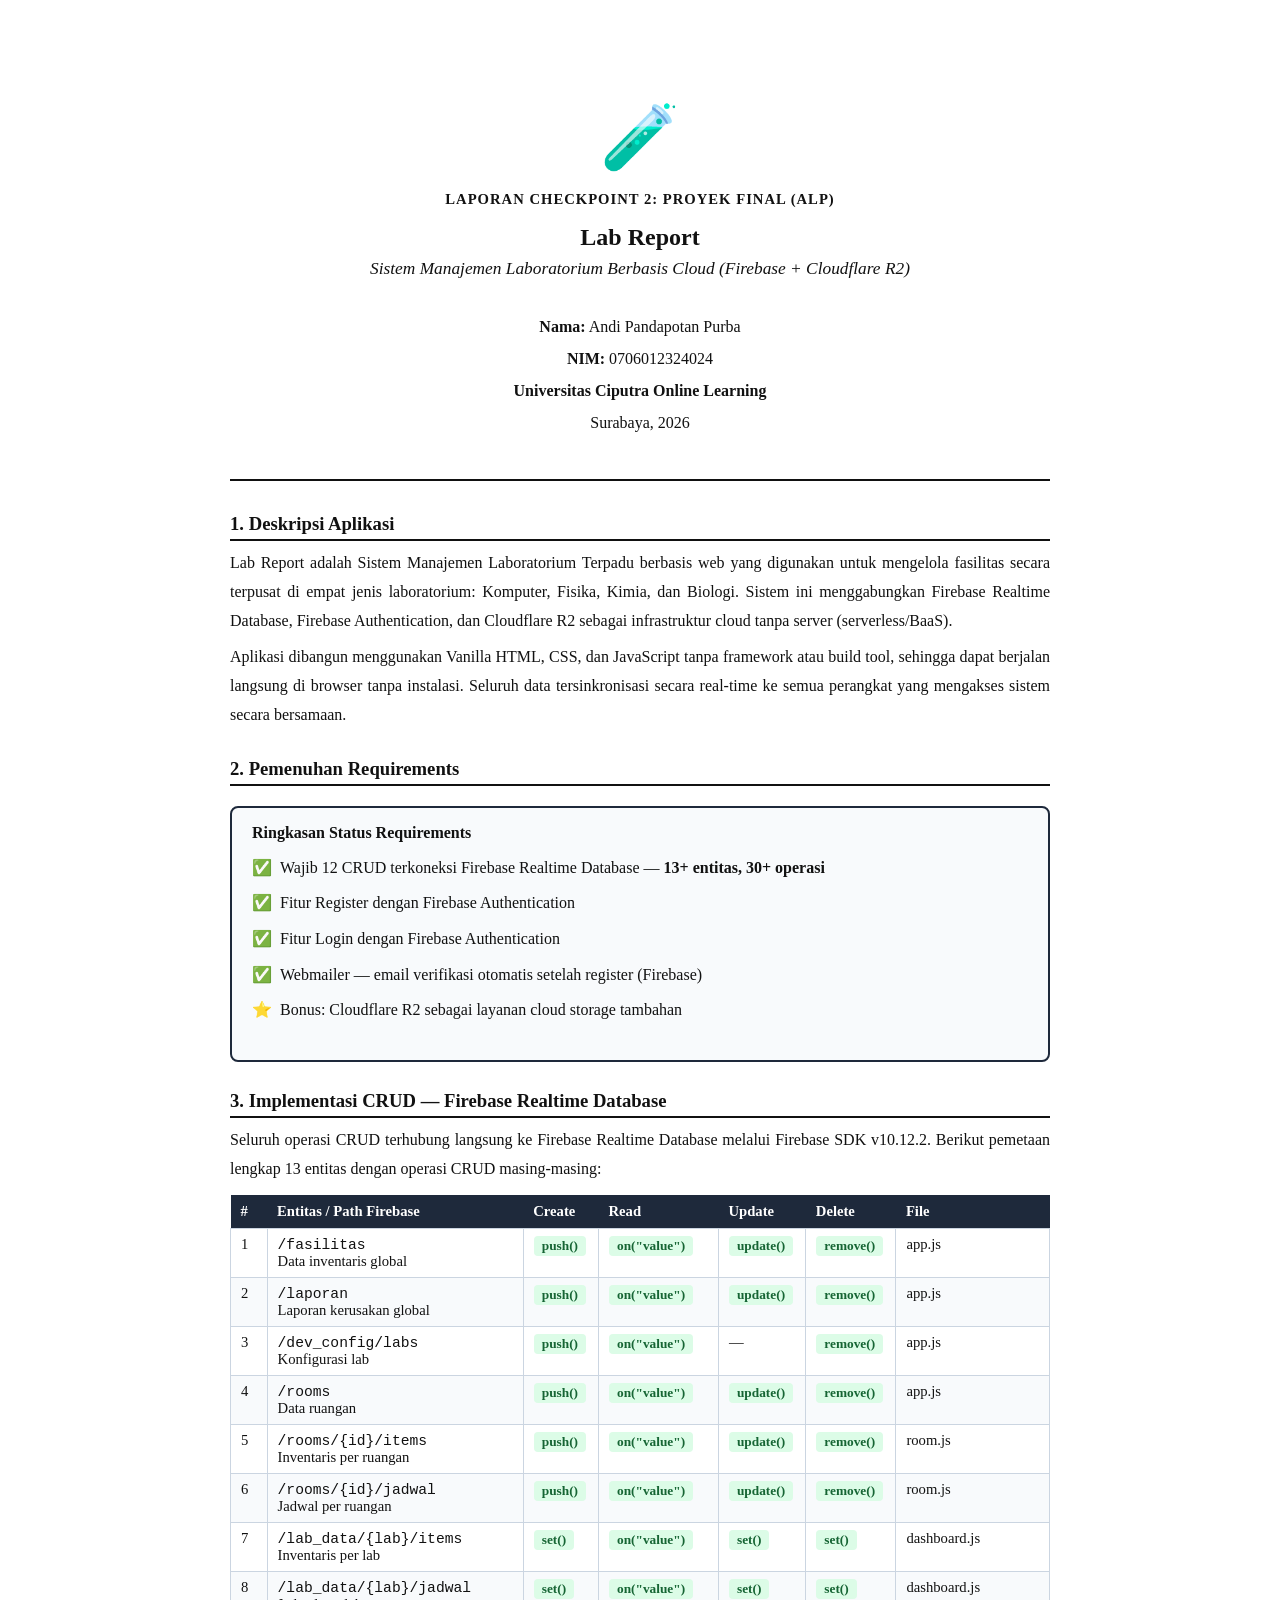
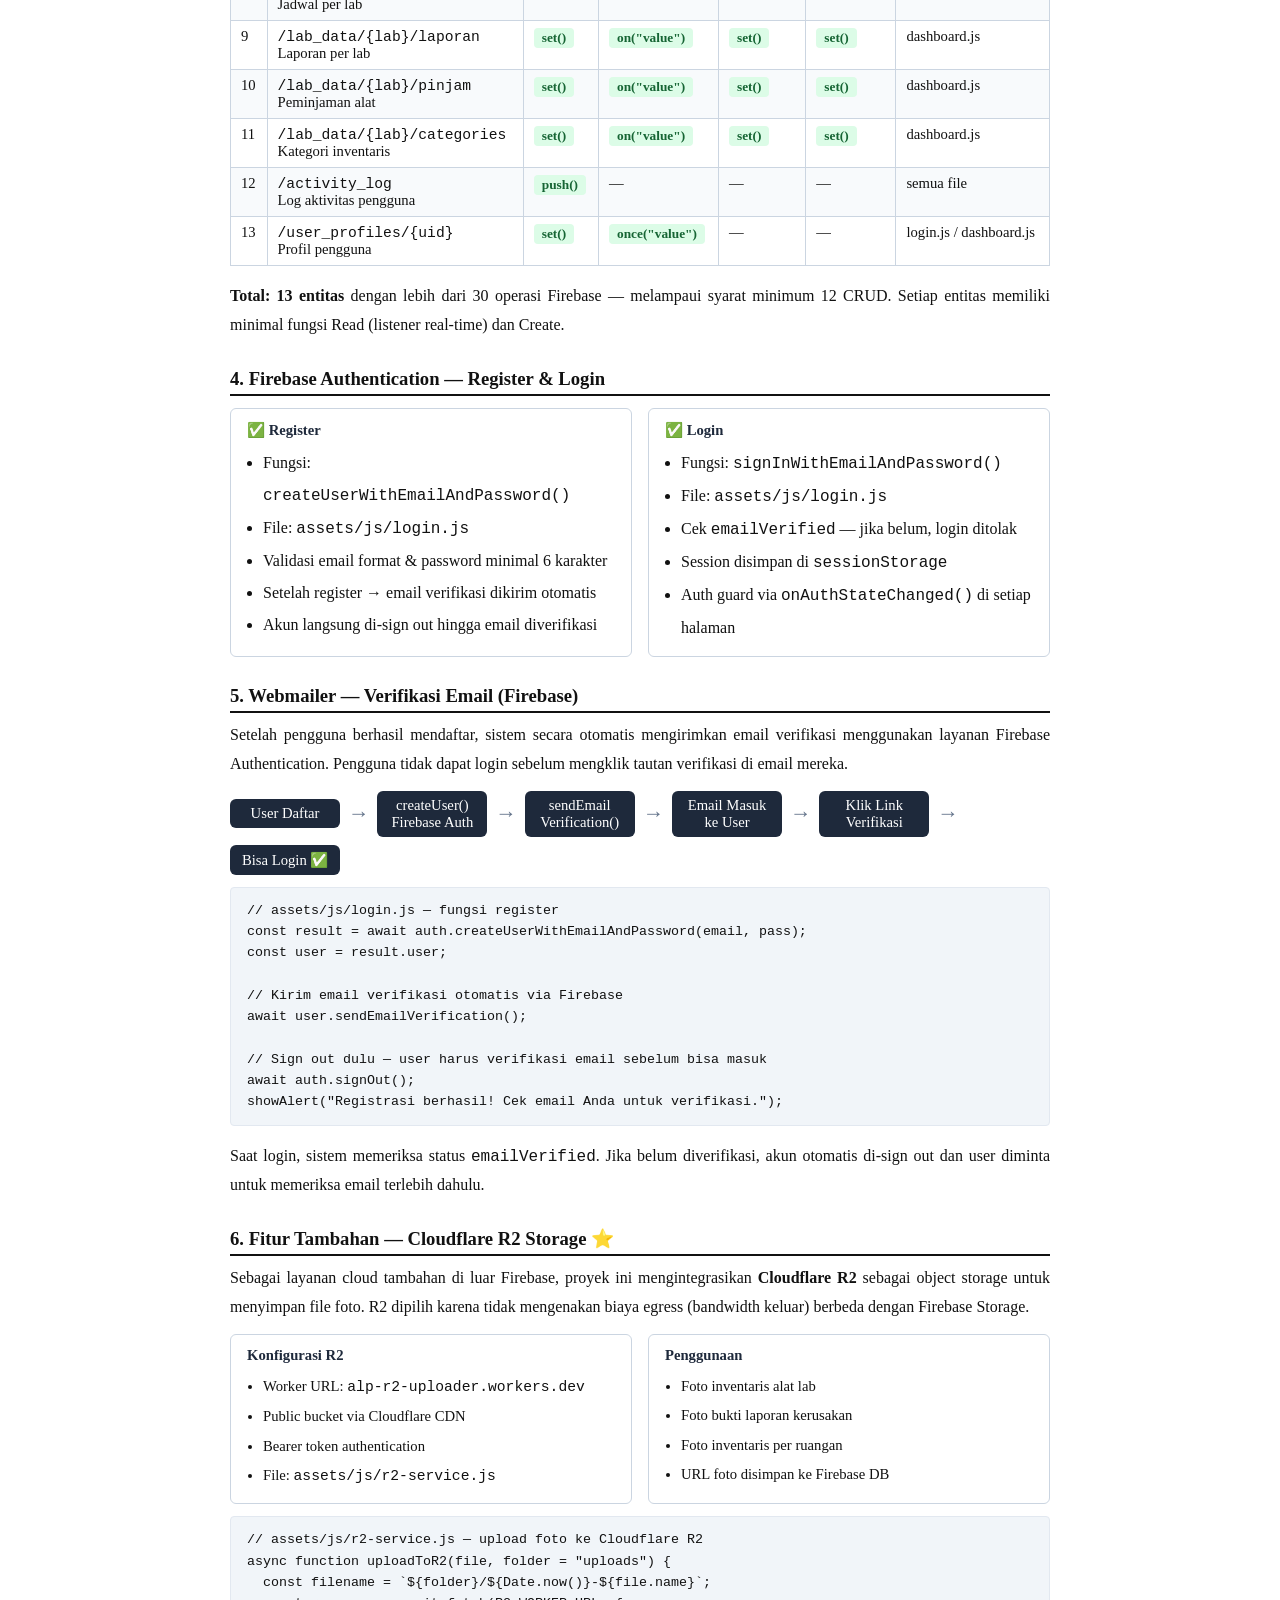
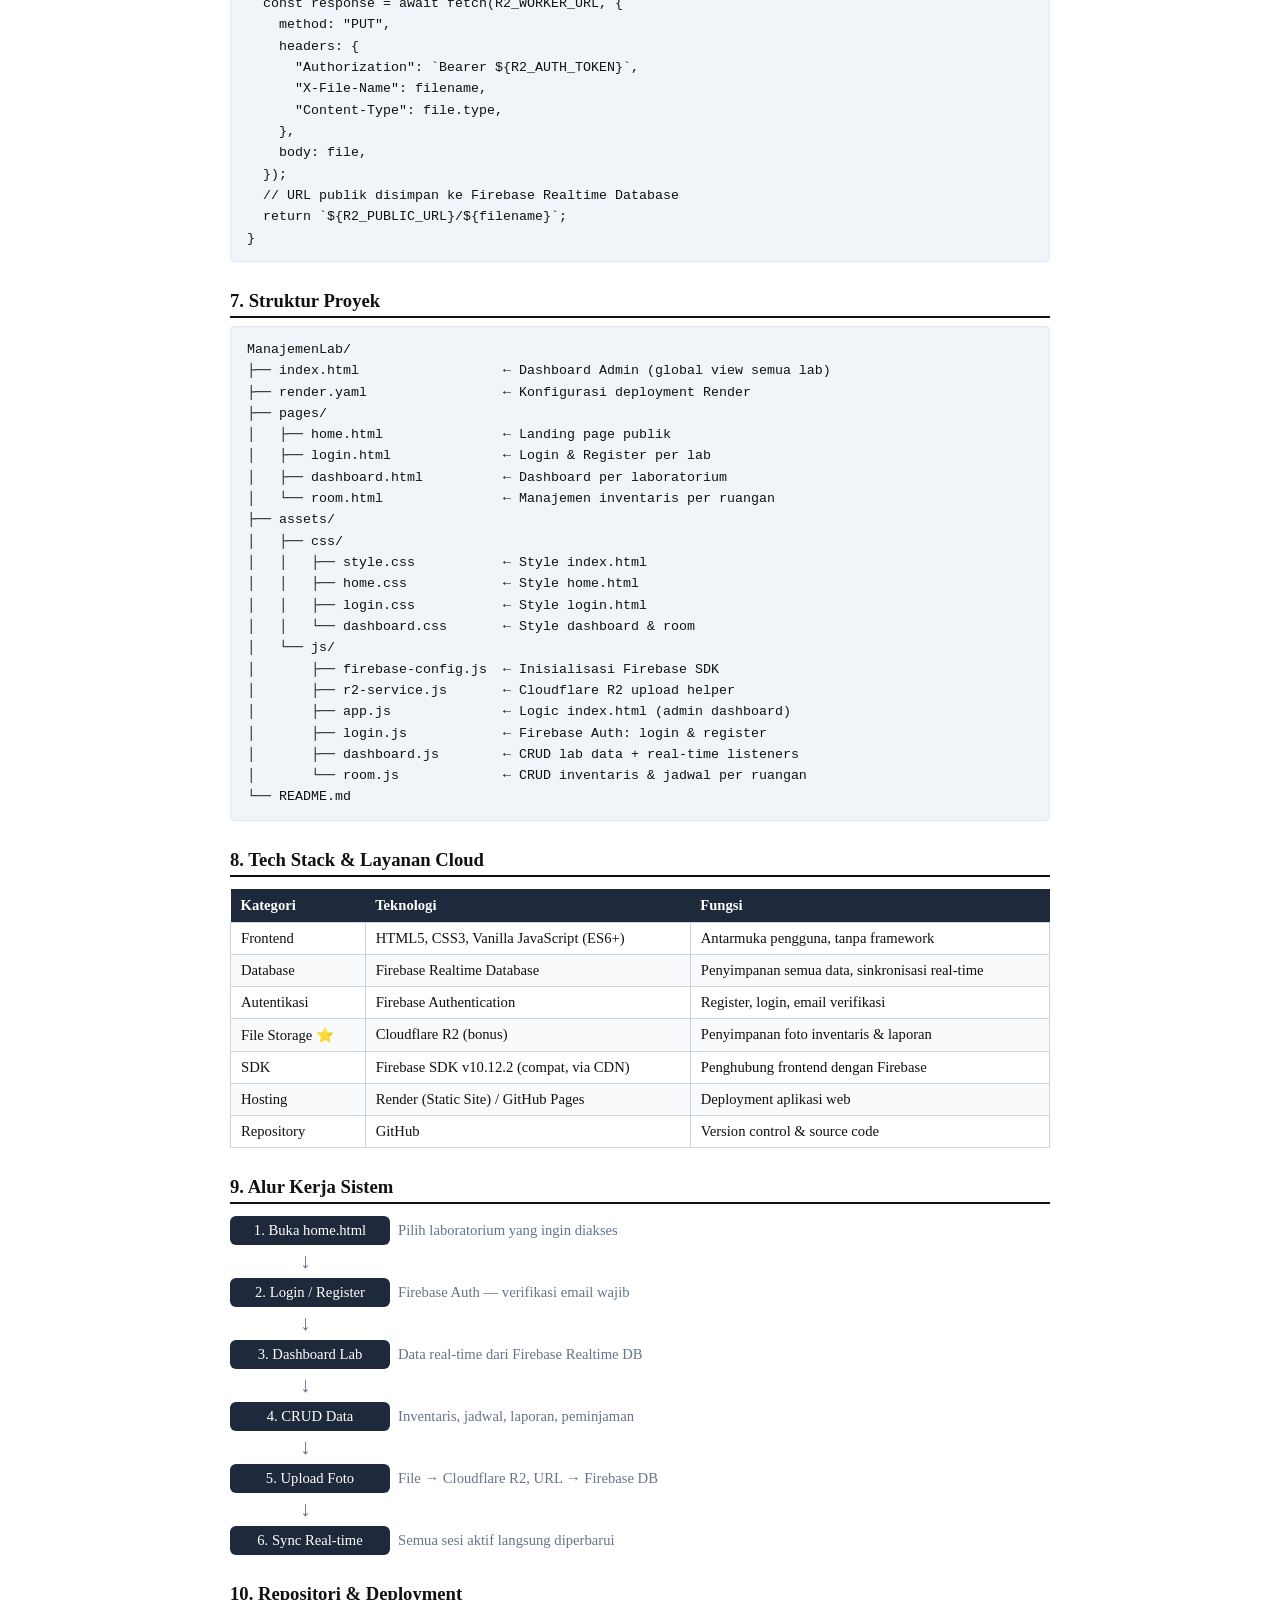
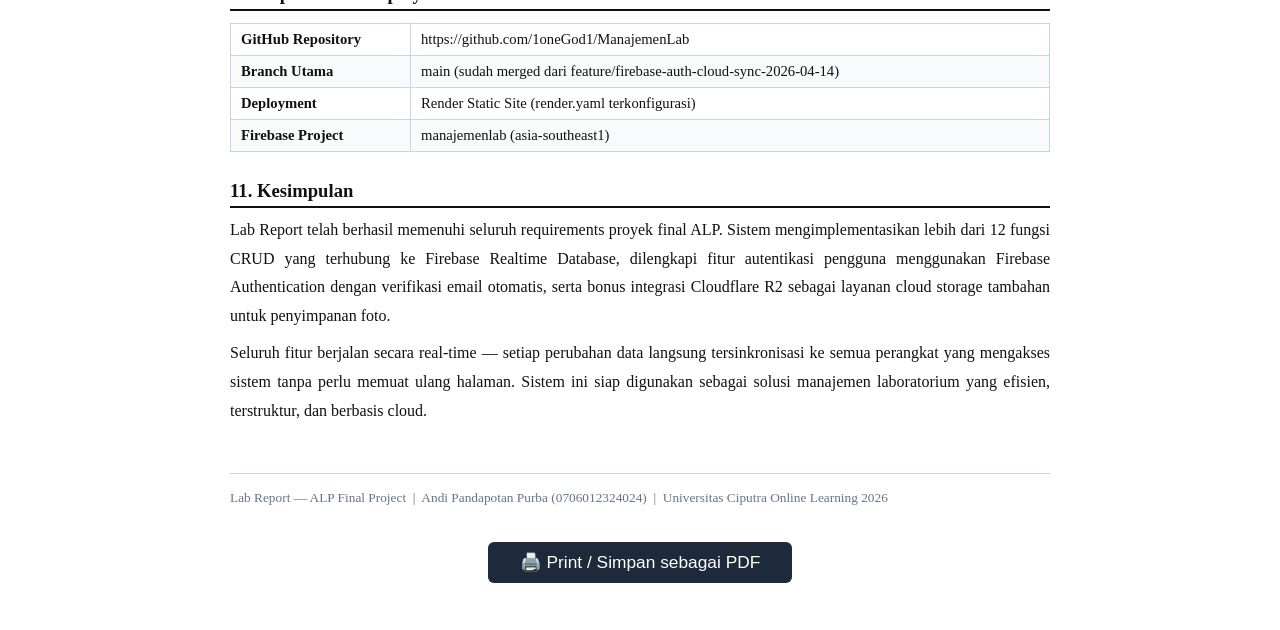
<file: laporan-checkpoint2.html>
<!DOCTYPE html>
<html lang="id">
<head>
  <meta charset="UTF-8" />
  <meta name="viewport" content="width=device-width, initial-scale=1.0" />
  <title>Laporan Checkpoint 2 — Lab Report</title>
  <style>
    * { margin: 0; padding: 0; box-sizing: border-box; }

    body {
      font-family: "Times New Roman", Times, serif;
      font-size: 12pt;
      color: #111;
      background: #fff;
      padding: 40px;
      max-width: 900px;
      margin: 0 auto;
    }

    h1 { font-size: 16pt; text-align: center; margin-bottom: 4px; }
    h2 { font-size: 14pt; margin: 28px 0 8px; border-bottom: 2px solid #111; padding-bottom: 4px; }
    h3 { font-size: 12pt; margin: 16px 0 6px; }

    .cover {
      text-align: center;
      padding: 60px 0 40px;
      border-bottom: 2px solid #111;
      margin-bottom: 32px;
    }
    .cover .title { font-size: 18pt; font-weight: bold; margin: 16px 0 8px; }
    .cover .subtitle { font-size: 13pt; font-style: italic; margin-bottom: 32px; }
    .cover .meta { font-size: 12pt; line-height: 2; }
    .cover .logo { font-size: 48pt; margin-bottom: 16px; }

    p { line-height: 1.8; margin-bottom: 8px; text-align: justify; }

    table {
      width: 100%;
      border-collapse: collapse;
      margin: 12px 0 16px;
      font-size: 11pt;
    }
    th {
      background: #1e293b;
      color: #fff;
      padding: 8px 10px;
      text-align: left;
      font-weight: bold;
    }
    td { padding: 7px 10px; border: 1px solid #cbd5e1; vertical-align: top; }
    tr:nth-child(even) td { background: #f8fafc; }

    .badge {
      display: inline-block;
      padding: 2px 8px;
      border-radius: 4px;
      font-size: 10pt;
      font-weight: bold;
    }
    .badge.ok { background: #dcfce7; color: #166534; }
    .badge.warn { background: #fef9c3; color: #854d0e; }
    .badge.info { background: #dbeafe; color: #1e40af; }
    .badge.bonus { background: #f3e8ff; color: #6b21a8; }

    .checklist { list-style: none; padding: 0; margin: 8px 0 16px; }
    .checklist li { padding: 5px 0 5px 28px; position: relative; line-height: 1.6; }
    .checklist li::before { position: absolute; left: 0; }
    .checklist li.ok::before { content: "✅"; }
    .checklist li.bonus::before { content: "⭐"; }
    .checklist li.warn::before { content: "⚠️"; }

    .code {
      font-family: "Courier New", monospace;
      font-size: 10pt;
      background: #f1f5f9;
      border: 1px solid #e2e8f0;
      border-radius: 4px;
      padding: 12px 16px;
      margin: 8px 0 16px;
      white-space: pre;
      overflow-x: auto;
      line-height: 1.6;
    }

    .summary-box {
      border: 2px solid #1e293b;
      border-radius: 8px;
      padding: 16px 20px;
      margin: 20px 0;
      background: #f8fafc;
    }
    .summary-box h3 { margin-top: 0; }

    .two-col { display: grid; grid-template-columns: 1fr 1fr; gap: 16px; margin: 12px 0; }
    .col-box { border: 1px solid #cbd5e1; border-radius: 6px; padding: 12px 16px; }
    .col-box h4 { font-size: 11pt; margin-bottom: 8px; color: #1e293b; }

    .flow {
      display: flex;
      align-items: center;
      gap: 8px;
      flex-wrap: wrap;
      margin: 12px 0;
      font-size: 11pt;
    }
    .flow-step {
      background: #1e293b;
      color: #fff;
      padding: 6px 12px;
      border-radius: 6px;
      text-align: center;
      min-width: 110px;
    }
    .flow-arrow { font-size: 16pt; color: #64748b; }

    .req-result {
      display: grid;
      grid-template-columns: auto 1fr auto;
      gap: 8px 16px;
      align-items: center;
      margin: 12px 0;
    }
    .req-num { font-weight: bold; font-size: 13pt; }
    .req-text { line-height: 1.6; }
    .req-status { font-size: 16pt; }

    footer {
      margin-top: 48px;
      padding-top: 12px;
      border-top: 1px solid #cbd5e1;
      text-align: center;
      font-size: 10pt;
      color: #64748b;
    }

    @media print {
      body { padding: 20px; }
      .no-print { display: none; }
      h2 { page-break-before: auto; }
    }
  </style>
</head>
<body>

  <!-- COVER -->
  <div class="cover">
    <div class="logo">🧪</div>
    <div style="font-size:11pt; font-weight:bold; letter-spacing:1px">LAPORAN CHECKPOINT 2: PROYEK FINAL (ALP)</div>
    <div class="title">Lab Report</div>
    <div class="subtitle">Sistem Manajemen Laboratorium Berbasis Cloud (Firebase + Cloudflare R2)</div>
    <div class="meta">
      <strong>Nama:</strong> Andi Pandapotan Purba<br>
      <strong>NIM:</strong> 0706012324024<br>
      <strong>Universitas Ciputra Online Learning</strong><br>
      Surabaya, 2026
    </div>
  </div>

  <!-- 1. DESKRIPSI -->
  <h2>1. Deskripsi Aplikasi</h2>
  <p>
    Lab Report adalah Sistem Manajemen Laboratorium Terpadu berbasis web yang digunakan untuk
    mengelola fasilitas secara terpusat di empat jenis laboratorium: Komputer, Fisika, Kimia, dan Biologi.
    Sistem ini menggabungkan Firebase Realtime Database, Firebase Authentication, dan Cloudflare R2
    sebagai infrastruktur cloud tanpa server (serverless/BaaS).
  </p>
  <p>
    Aplikasi dibangun menggunakan Vanilla HTML, CSS, dan JavaScript tanpa framework atau build tool,
    sehingga dapat berjalan langsung di browser tanpa instalasi. Seluruh data tersinkronisasi secara
    real-time ke semua perangkat yang mengakses sistem secara bersamaan.
  </p>

  <!-- 2. CHECKLIST REQUIREMENTS -->
  <h2>2. Pemenuhan Requirements</h2>

  <div class="summary-box">
    <h3>Ringkasan Status Requirements</h3>
    <ul class="checklist">
      <li class="ok">Wajib 12 CRUD terkoneksi Firebase Realtime Database — <strong>13+ entitas, 30+ operasi</strong></li>
      <li class="ok">Fitur Register dengan Firebase Authentication</li>
      <li class="ok">Fitur Login dengan Firebase Authentication</li>
      <li class="ok">Webmailer — email verifikasi otomatis setelah register (Firebase)</li>
      <li class="bonus">Bonus: Cloudflare R2 sebagai layanan cloud storage tambahan</li>
    </ul>
  </div>

  <!-- 3. DETAIL CRUD -->
  <h2>3. Implementasi CRUD — Firebase Realtime Database</h2>
  <p>
    Seluruh operasi CRUD terhubung langsung ke Firebase Realtime Database melalui Firebase SDK v10.12.2.
    Berikut pemetaan lengkap 13 entitas dengan operasi CRUD masing-masing:
  </p>

  <table>
    <thead>
      <tr>
        <th>#</th>
        <th>Entitas / Path Firebase</th>
        <th>Create</th>
        <th>Read</th>
        <th>Update</th>
        <th>Delete</th>
        <th>File</th>
      </tr>
    </thead>
    <tbody>
      <tr>
        <td>1</td>
        <td><code>/fasilitas</code><br>Data inventaris global</td>
        <td><span class="badge ok">push()</span></td>
        <td><span class="badge ok">on("value")</span></td>
        <td><span class="badge ok">update()</span></td>
        <td><span class="badge ok">remove()</span></td>
        <td>app.js</td>
      </tr>
      <tr>
        <td>2</td>
        <td><code>/laporan</code><br>Laporan kerusakan global</td>
        <td><span class="badge ok">push()</span></td>
        <td><span class="badge ok">on("value")</span></td>
        <td><span class="badge ok">update()</span></td>
        <td><span class="badge ok">remove()</span></td>
        <td>app.js</td>
      </tr>
      <tr>
        <td>3</td>
        <td><code>/dev_config/labs</code><br>Konfigurasi lab</td>
        <td><span class="badge ok">push()</span></td>
        <td><span class="badge ok">on("value")</span></td>
        <td>—</td>
        <td><span class="badge ok">remove()</span></td>
        <td>app.js</td>
      </tr>
      <tr>
        <td>4</td>
        <td><code>/rooms</code><br>Data ruangan</td>
        <td><span class="badge ok">push()</span></td>
        <td><span class="badge ok">on("value")</span></td>
        <td><span class="badge ok">update()</span></td>
        <td><span class="badge ok">remove()</span></td>
        <td>app.js</td>
      </tr>
      <tr>
        <td>5</td>
        <td><code>/rooms/{id}/items</code><br>Inventaris per ruangan</td>
        <td><span class="badge ok">push()</span></td>
        <td><span class="badge ok">on("value")</span></td>
        <td><span class="badge ok">update()</span></td>
        <td><span class="badge ok">remove()</span></td>
        <td>room.js</td>
      </tr>
      <tr>
        <td>6</td>
        <td><code>/rooms/{id}/jadwal</code><br>Jadwal per ruangan</td>
        <td><span class="badge ok">push()</span></td>
        <td><span class="badge ok">on("value")</span></td>
        <td><span class="badge ok">update()</span></td>
        <td><span class="badge ok">remove()</span></td>
        <td>room.js</td>
      </tr>
      <tr>
        <td>7</td>
        <td><code>/lab_data/{lab}/items</code><br>Inventaris per lab</td>
        <td><span class="badge ok">set()</span></td>
        <td><span class="badge ok">on("value")</span></td>
        <td><span class="badge ok">set()</span></td>
        <td><span class="badge ok">set()</span></td>
        <td>dashboard.js</td>
      </tr>
      <tr>
        <td>8</td>
        <td><code>/lab_data/{lab}/jadwal</code><br>Jadwal per lab</td>
        <td><span class="badge ok">set()</span></td>
        <td><span class="badge ok">on("value")</span></td>
        <td><span class="badge ok">set()</span></td>
        <td><span class="badge ok">set()</span></td>
        <td>dashboard.js</td>
      </tr>
      <tr>
        <td>9</td>
        <td><code>/lab_data/{lab}/laporan</code><br>Laporan per lab</td>
        <td><span class="badge ok">set()</span></td>
        <td><span class="badge ok">on("value")</span></td>
        <td><span class="badge ok">set()</span></td>
        <td><span class="badge ok">set()</span></td>
        <td>dashboard.js</td>
      </tr>
      <tr>
        <td>10</td>
        <td><code>/lab_data/{lab}/pinjam</code><br>Peminjaman alat</td>
        <td><span class="badge ok">set()</span></td>
        <td><span class="badge ok">on("value")</span></td>
        <td><span class="badge ok">set()</span></td>
        <td><span class="badge ok">set()</span></td>
        <td>dashboard.js</td>
      </tr>
      <tr>
        <td>11</td>
        <td><code>/lab_data/{lab}/categories</code><br>Kategori inventaris</td>
        <td><span class="badge ok">set()</span></td>
        <td><span class="badge ok">on("value")</span></td>
        <td><span class="badge ok">set()</span></td>
        <td><span class="badge ok">set()</span></td>
        <td>dashboard.js</td>
      </tr>
      <tr>
        <td>12</td>
        <td><code>/activity_log</code><br>Log aktivitas pengguna</td>
        <td><span class="badge ok">push()</span></td>
        <td>—</td>
        <td>—</td>
        <td>—</td>
        <td>semua file</td>
      </tr>
      <tr>
        <td>13</td>
        <td><code>/user_profiles/{uid}</code><br>Profil pengguna</td>
        <td><span class="badge ok">set()</span></td>
        <td><span class="badge ok">once("value")</span></td>
        <td>—</td>
        <td>—</td>
        <td>login.js / dashboard.js</td>
      </tr>
    </tbody>
  </table>

  <p>
    <strong>Total: 13 entitas</strong> dengan lebih dari 30 operasi Firebase — melampaui syarat minimum 12 CRUD.
    Setiap entitas memiliki minimal fungsi Read (listener real-time) dan Create.
  </p>

  <!-- 4. AUTH -->
  <h2>4. Firebase Authentication — Register & Login</h2>

  <div class="two-col">
    <div class="col-box">
      <h4>✅ Register</h4>
      <ul style="padding-left:16px; line-height:2">
        <li>Fungsi: <code>createUserWithEmailAndPassword()</code></li>
        <li>File: <code>assets/js/login.js</code></li>
        <li>Validasi email format & password minimal 6 karakter</li>
        <li>Setelah register → email verifikasi dikirim otomatis</li>
        <li>Akun langsung di-sign out hingga email diverifikasi</li>
      </ul>
    </div>
    <div class="col-box">
      <h4>✅ Login</h4>
      <ul style="padding-left:16px; line-height:2">
        <li>Fungsi: <code>signInWithEmailAndPassword()</code></li>
        <li>File: <code>assets/js/login.js</code></li>
        <li>Cek <code>emailVerified</code> — jika belum, login ditolak</li>
        <li>Session disimpan di <code>sessionStorage</code></li>
        <li>Auth guard via <code>onAuthStateChanged()</code> di setiap halaman</li>
      </ul>
    </div>
  </div>

  <!-- 5. WEBMAILER -->
  <h2>5. Webmailer — Verifikasi Email (Firebase)</h2>
  <p>
    Setelah pengguna berhasil mendaftar, sistem secara otomatis mengirimkan email verifikasi
    menggunakan layanan Firebase Authentication. Pengguna tidak dapat login sebelum mengklik
    tautan verifikasi di email mereka.
  </p>

  <div class="flow">
    <div class="flow-step">User Daftar</div>
    <div class="flow-arrow">→</div>
    <div class="flow-step">createUser()<br>Firebase Auth</div>
    <div class="flow-arrow">→</div>
    <div class="flow-step">sendEmail<br>Verification()</div>
    <div class="flow-arrow">→</div>
    <div class="flow-step">Email Masuk<br>ke User</div>
    <div class="flow-arrow">→</div>
    <div class="flow-step">Klik Link<br>Verifikasi</div>
    <div class="flow-arrow">→</div>
    <div class="flow-step">Bisa Login ✅</div>
  </div>

  <div class="code">// assets/js/login.js — fungsi register
const result = await auth.createUserWithEmailAndPassword(email, pass);
const user = result.user;

// Kirim email verifikasi otomatis via Firebase
await user.sendEmailVerification();

// Sign out dulu — user harus verifikasi email sebelum bisa masuk
await auth.signOut();
showAlert("Registrasi berhasil! Cek email Anda untuk verifikasi.");</div>

  <p>
    Saat login, sistem memeriksa status <code>emailVerified</code>. Jika belum diverifikasi,
    akun otomatis di-sign out dan user diminta untuk memeriksa email terlebih dahulu.
  </p>

  <!-- 6. BONUS -->
  <h2>6. Fitur Tambahan — Cloudflare R2 Storage ⭐</h2>
  <p>
    Sebagai layanan cloud tambahan di luar Firebase, proyek ini mengintegrasikan
    <strong>Cloudflare R2</strong> sebagai object storage untuk menyimpan file foto.
    R2 dipilih karena tidak mengenakan biaya egress (bandwidth keluar) berbeda dengan
    Firebase Storage.
  </p>

  <div class="two-col">
    <div class="col-box">
      <h4>Konfigurasi R2</h4>
      <ul style="padding-left:16px; line-height:2; font-size:11pt">
        <li>Worker URL: <code>alp-r2-uploader.workers.dev</code></li>
        <li>Public bucket via Cloudflare CDN</li>
        <li>Bearer token authentication</li>
        <li>File: <code>assets/js/r2-service.js</code></li>
      </ul>
    </div>
    <div class="col-box">
      <h4>Penggunaan</h4>
      <ul style="padding-left:16px; line-height:2; font-size:11pt">
        <li>Foto inventaris alat lab</li>
        <li>Foto bukti laporan kerusakan</li>
        <li>Foto inventaris per ruangan</li>
        <li>URL foto disimpan ke Firebase DB</li>
      </ul>
    </div>
  </div>

  <div class="code">// assets/js/r2-service.js — upload foto ke Cloudflare R2
async function uploadToR2(file, folder = "uploads") {
  const filename = `${folder}/${Date.now()}-${file.name}`;
  const response = await fetch(R2_WORKER_URL, {
    method: "PUT",
    headers: {
      "Authorization": `Bearer ${R2_AUTH_TOKEN}`,
      "X-File-Name": filename,
      "Content-Type": file.type,
    },
    body: file,
  });
  // URL publik disimpan ke Firebase Realtime Database
  return `${R2_PUBLIC_URL}/${filename}`;
}</div>

  <!-- 7. STRUKTUR FILE -->
  <h2>7. Struktur Proyek</h2>

  <div class="code">ManajemenLab/
├── index.html                  ← Dashboard Admin (global view semua lab)
├── render.yaml                 ← Konfigurasi deployment Render
├── pages/
│   ├── home.html               ← Landing page publik
│   ├── login.html              ← Login & Register per lab
│   ├── dashboard.html          ← Dashboard per laboratorium
│   └── room.html               ← Manajemen inventaris per ruangan
├── assets/
│   ├── css/
│   │   ├── style.css           ← Style index.html
│   │   ├── home.css            ← Style home.html
│   │   ├── login.css           ← Style login.html
│   │   └── dashboard.css       ← Style dashboard & room
│   └── js/
│       ├── firebase-config.js  ← Inisialisasi Firebase SDK
│       ├── r2-service.js       ← Cloudflare R2 upload helper
│       ├── app.js              ← Logic index.html (admin dashboard)
│       ├── login.js            ← Firebase Auth: login & register
│       ├── dashboard.js        ← CRUD lab data + real-time listeners
│       └── room.js             ← CRUD inventaris & jadwal per ruangan
└── README.md</div>

  <!-- 8. TECH STACK -->
  <h2>8. Tech Stack & Layanan Cloud</h2>

  <table>
    <thead>
      <tr><th>Kategori</th><th>Teknologi</th><th>Fungsi</th></tr>
    </thead>
    <tbody>
      <tr>
        <td>Frontend</td>
        <td>HTML5, CSS3, Vanilla JavaScript (ES6+)</td>
        <td>Antarmuka pengguna, tanpa framework</td>
      </tr>
      <tr>
        <td>Database</td>
        <td>Firebase Realtime Database</td>
        <td>Penyimpanan semua data, sinkronisasi real-time</td>
      </tr>
      <tr>
        <td>Autentikasi</td>
        <td>Firebase Authentication</td>
        <td>Register, login, email verifikasi</td>
      </tr>
      <tr>
        <td>File Storage ⭐</td>
        <td>Cloudflare R2 (bonus)</td>
        <td>Penyimpanan foto inventaris & laporan</td>
      </tr>
      <tr>
        <td>SDK</td>
        <td>Firebase SDK v10.12.2 (compat, via CDN)</td>
        <td>Penghubung frontend dengan Firebase</td>
      </tr>
      <tr>
        <td>Hosting</td>
        <td>Render (Static Site) / GitHub Pages</td>
        <td>Deployment aplikasi web</td>
      </tr>
      <tr>
        <td>Repository</td>
        <td>GitHub</td>
        <td>Version control & source code</td>
      </tr>
    </tbody>
  </table>

  <!-- 9. ALUR SISTEM -->
  <h2>9. Alur Kerja Sistem</h2>

  <div class="flow" style="flex-direction:column; align-items:flex-start; gap:4px">
    <div style="display:flex; align-items:center; gap:8px">
      <div class="flow-step" style="min-width:160px">1. Buka home.html</div>
      <span style="color:#64748b">Pilih laboratorium yang ingin diakses</span>
    </div>
    <div class="flow-arrow" style="padding-left:70px">↓</div>
    <div style="display:flex; align-items:center; gap:8px">
      <div class="flow-step" style="min-width:160px">2. Login / Register</div>
      <span style="color:#64748b">Firebase Auth — verifikasi email wajib</span>
    </div>
    <div class="flow-arrow" style="padding-left:70px">↓</div>
    <div style="display:flex; align-items:center; gap:8px">
      <div class="flow-step" style="min-width:160px">3. Dashboard Lab</div>
      <span style="color:#64748b">Data real-time dari Firebase Realtime DB</span>
    </div>
    <div class="flow-arrow" style="padding-left:70px">↓</div>
    <div style="display:flex; align-items:center; gap:8px">
      <div class="flow-step" style="min-width:160px">4. CRUD Data</div>
      <span style="color:#64748b">Inventaris, jadwal, laporan, peminjaman</span>
    </div>
    <div class="flow-arrow" style="padding-left:70px">↓</div>
    <div style="display:flex; align-items:center; gap:8px">
      <div class="flow-step" style="min-width:160px">5. Upload Foto</div>
      <span style="color:#64748b">File → Cloudflare R2, URL → Firebase DB</span>
    </div>
    <div class="flow-arrow" style="padding-left:70px">↓</div>
    <div style="display:flex; align-items:center; gap:8px">
      <div class="flow-step" style="min-width:160px">6. Sync Real-time</div>
      <span style="color:#64748b">Semua sesi aktif langsung diperbarui</span>
    </div>
  </div>

  <!-- 10. REPOSITORI -->
  <h2>10. Repositori & Deployment</h2>
  <table>
    <tbody>
      <tr><td style="width:180px"><strong>GitHub Repository</strong></td><td>https://github.com/1oneGod1/ManajemenLab</td></tr>
      <tr><td><strong>Branch Utama</strong></td><td>main (sudah merged dari feature/firebase-auth-cloud-sync-2026-04-14)</td></tr>
      <tr><td><strong>Deployment</strong></td><td>Render Static Site (render.yaml terkonfigurasi)</td></tr>
      <tr><td><strong>Firebase Project</strong></td><td>manajemenlab (asia-southeast1)</td></tr>
    </tbody>
  </table>

  <!-- KESIMPULAN -->
  <h2>11. Kesimpulan</h2>
  <p>
    Lab Report telah berhasil memenuhi seluruh requirements proyek final ALP. Sistem mengimplementasikan
    lebih dari 12 fungsi CRUD yang terhubung ke Firebase Realtime Database, dilengkapi fitur autentikasi
    pengguna menggunakan Firebase Authentication dengan verifikasi email otomatis, serta bonus integrasi
    Cloudflare R2 sebagai layanan cloud storage tambahan untuk penyimpanan foto.
  </p>
  <p>
    Seluruh fitur berjalan secara real-time — setiap perubahan data langsung tersinkronisasi ke semua
    perangkat yang mengakses sistem tanpa perlu memuat ulang halaman. Sistem ini siap digunakan sebagai
    solusi manajemen laboratorium yang efisien, terstruktur, dan berbasis cloud.
  </p>

  <footer>
    <p>Lab Report — ALP Final Project &nbsp;|&nbsp; Andi Pandapotan Purba (0706012324024) &nbsp;|&nbsp; Universitas Ciputra Online Learning 2026</p>
  </footer>

  <div class="no-print" style="margin-top:32px; text-align:center">
    <button onclick="window.print()" style="padding:10px 32px; font-size:13pt; background:#1e293b; color:#fff; border:none; border-radius:6px; cursor:pointer">
      🖨️ Print / Simpan sebagai PDF
    </button>
  </div>

</body>
</html>
</file>
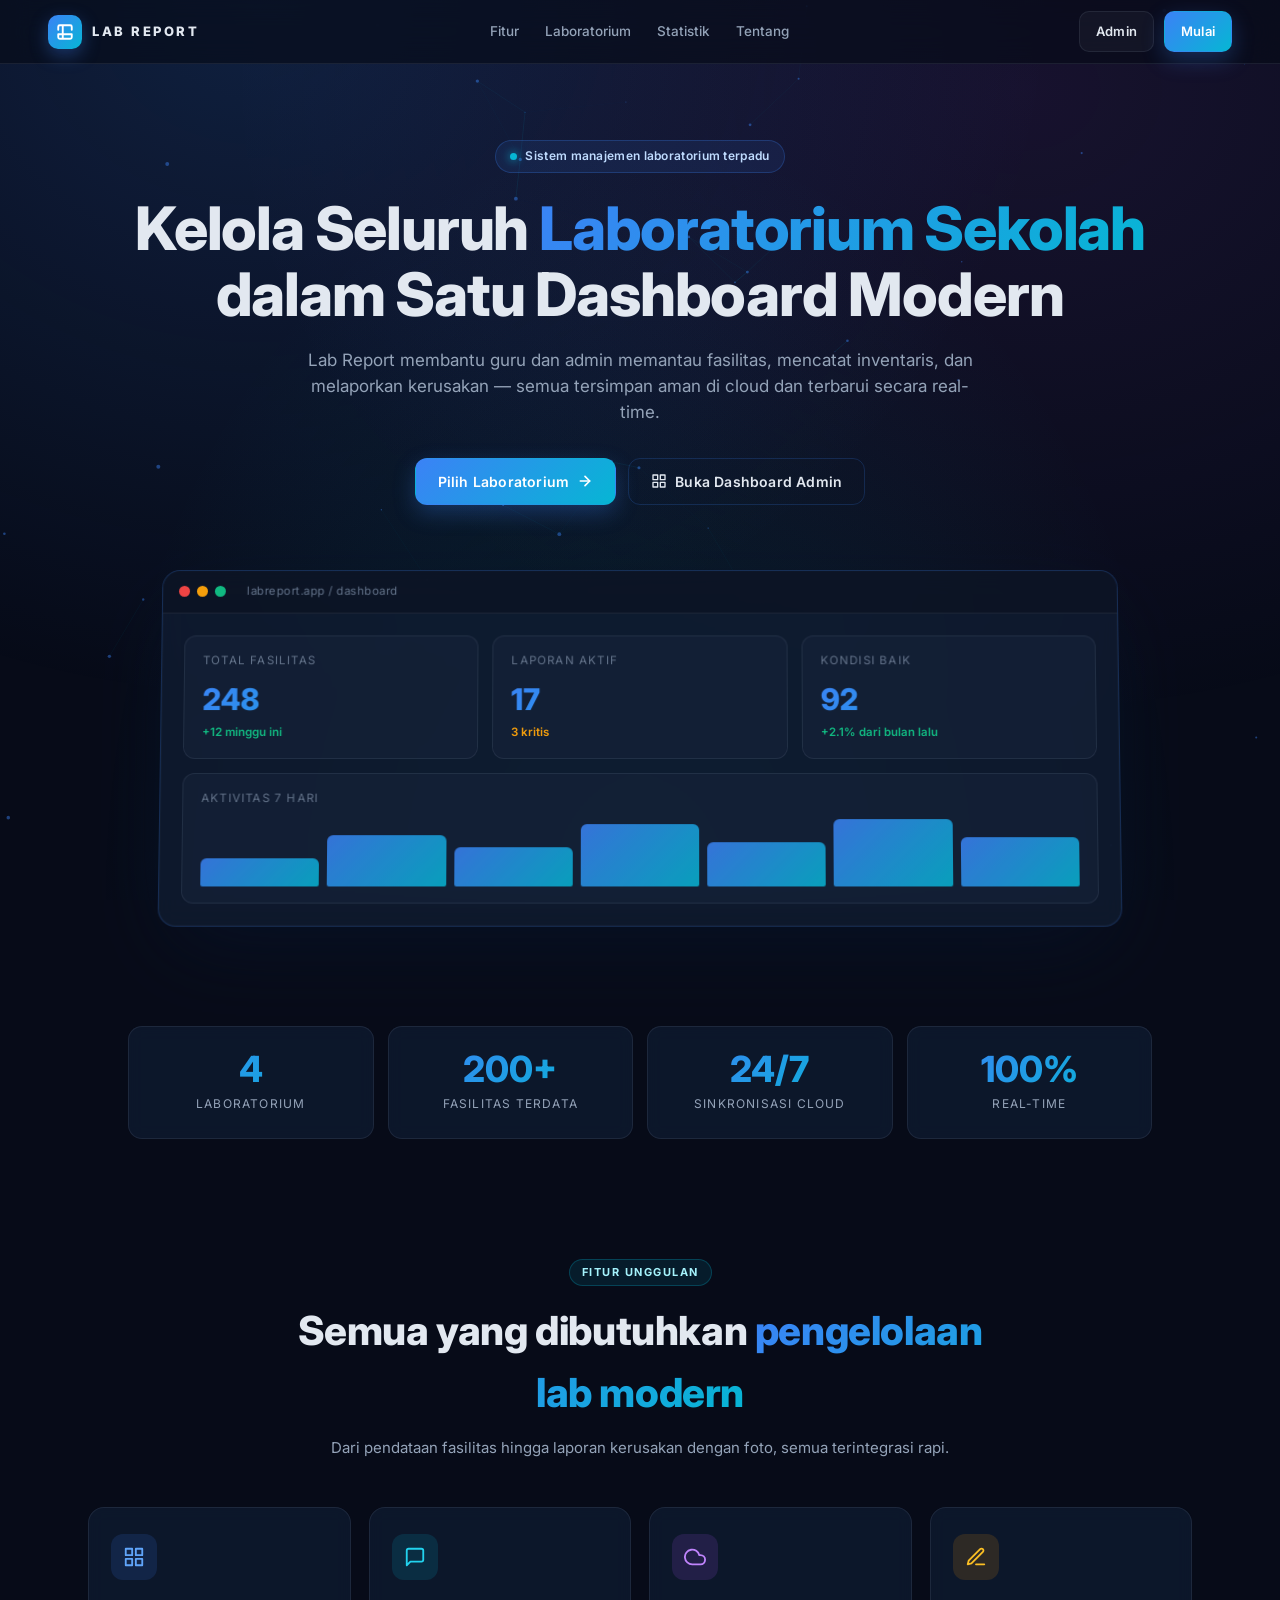
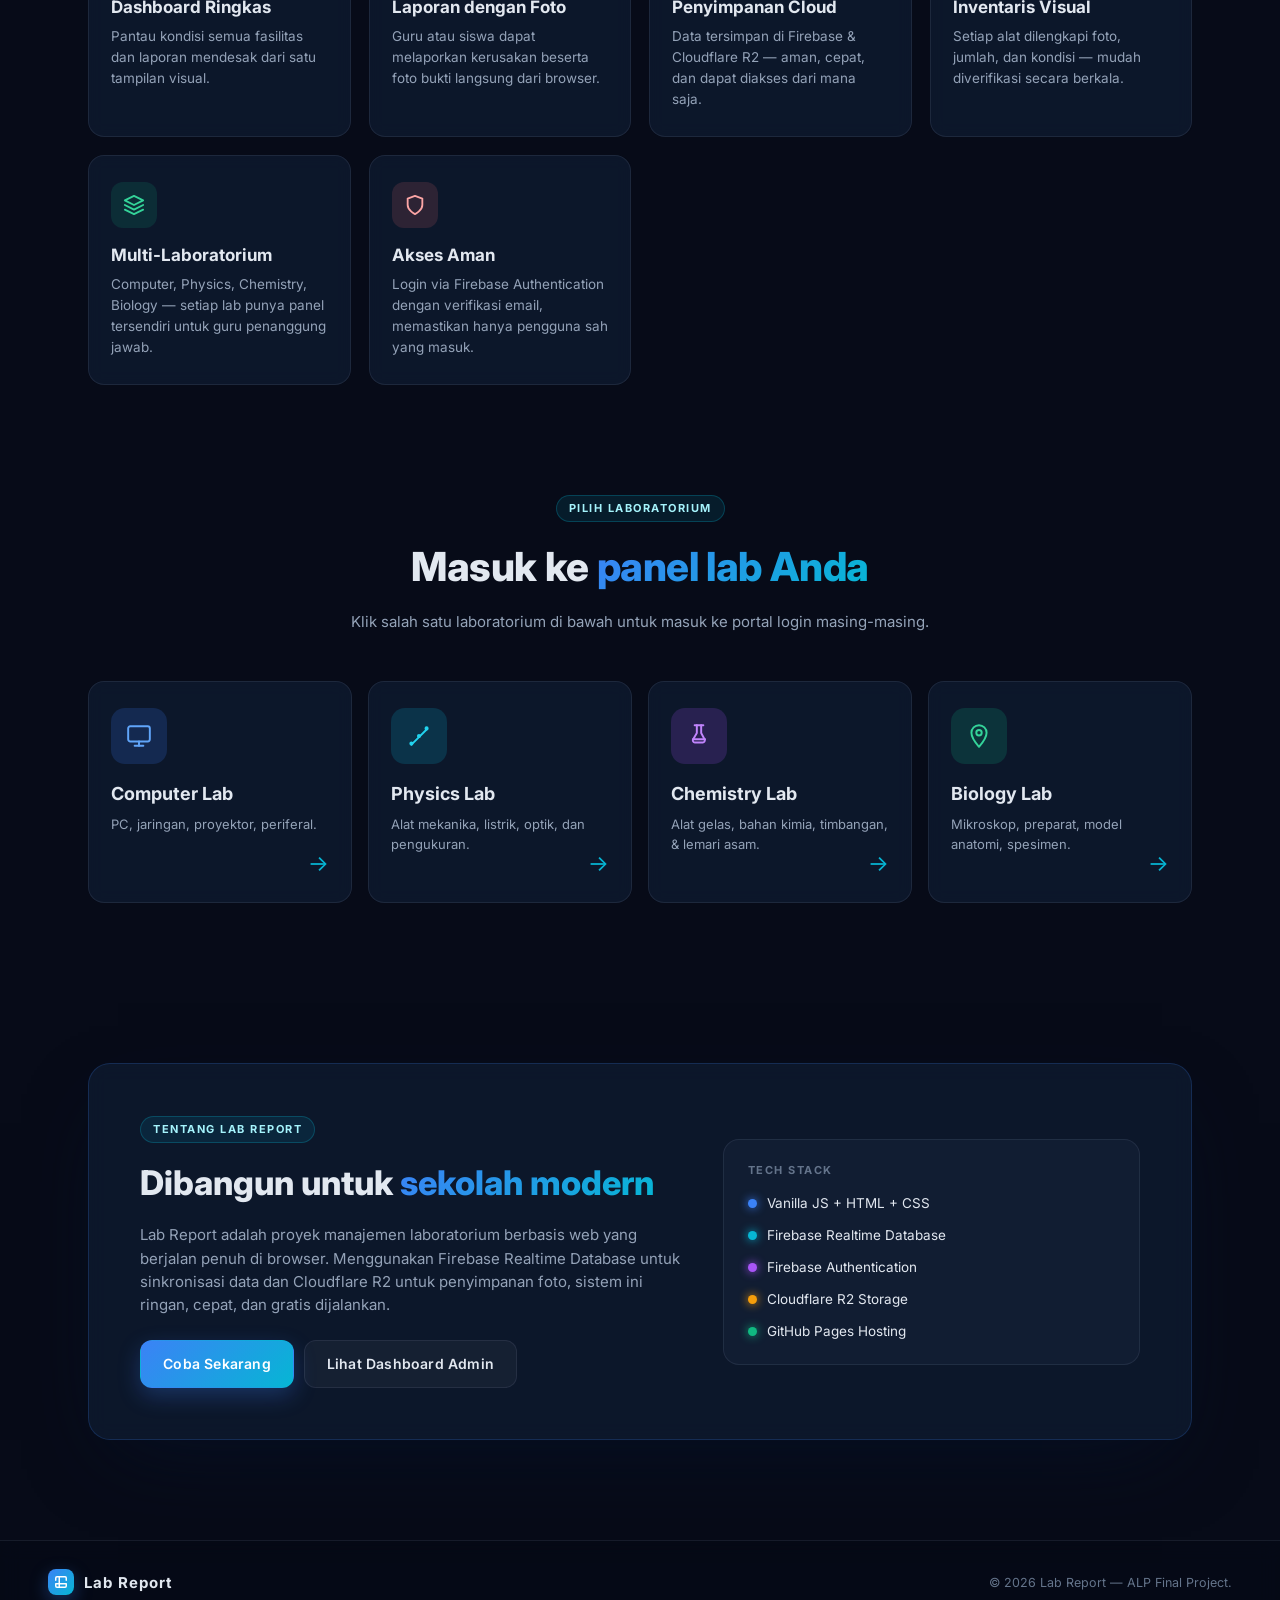
<file: pages/home.html>
<!DOCTYPE html>
<html lang="id">
<head>
  <meta charset="UTF-8" />
  <meta name="viewport" content="width=device-width, initial-scale=1.0" />
  <title>Lab Report – Sistem Manajemen Laboratorium Terpadu</title>
  <meta name="description" content="Lab Report: platform modern untuk memantau fasilitas, inventaris, dan laporan kerusakan seluruh laboratorium sekolah dalam satu tempat." />
  <link rel="preconnect" href="https://fonts.googleapis.com" />
  <link rel="preconnect" href="https://fonts.gstatic.com" crossorigin />
  <link href="https://fonts.googleapis.com/css2?family=Inter:wght@300;400;500;600;700;800;900&display=swap" rel="stylesheet" />
  <link rel="stylesheet" href="../assets/css/home.css" />
</head>
<body>

  <!-- Animated background -->
  <div class="bg-overlay"></div>
  <canvas id="bgCanvas"></canvas>

  <!-- NAV -->
  <header class="nav">
    <a href="home.html" class="nav-logo">
      <div class="logo-icon">
        <svg width="18" height="18" viewBox="0 0 24 24" fill="none" stroke="currentColor" stroke-width="2.5" stroke-linecap="round" stroke-linejoin="round">
          <path d="M9 3H5a2 2 0 0 0-2 2v4m6-6h10a2 2 0 0 1 2 2v4M9 3v18m0 0h10a2 2 0 0 0 2-2v-4M9 21H5a2 2 0 0 1-2-2v-4m0 0h18"/>
        </svg>
      </div>
      <span>LAB REPORT</span>
    </a>
    <nav class="nav-links">
      <a href="#features">Fitur</a>
      <a href="#labs">Laboratorium</a>
      <a href="#stats">Statistik</a>
      <a href="#about">Tentang</a>
    </nav>
    <div class="nav-actions">
      <a href="../index.html?admin=1" class="btn btn-ghost">Admin</a>
      <a href="#labs" class="btn btn-primary">Mulai</a>
    </div>
  </header>

  <!-- HERO -->
  <section class="hero">
    <div class="hero-inner">
      <div class="hero-badge">
        <span class="dot"></span> Sistem manajemen laboratorium terpadu
      </div>
      <h1 class="hero-title">
        Kelola Seluruh <span class="grad">Laboratorium Sekolah</span><br />
        dalam Satu Dashboard Modern
      </h1>
      <p class="hero-sub">
        Lab Report membantu guru dan admin memantau fasilitas, mencatat inventaris,
        dan melaporkan kerusakan — semua tersimpan aman di cloud dan terbarui secara real-time.
      </p>
      <div class="hero-cta">
        <a href="#labs" class="btn btn-primary btn-lg">
          Pilih Laboratorium
          <svg width="16" height="16" viewBox="0 0 24 24" fill="none" stroke="currentColor" stroke-width="2.5" stroke-linecap="round" stroke-linejoin="round">
            <line x1="5" y1="12" x2="19" y2="12"/><polyline points="12,5 19,12 12,19"/>
          </svg>
        </a>
        <a href="../index.html?admin=1" class="btn btn-outline btn-lg">
          <svg width="16" height="16" viewBox="0 0 24 24" fill="none" stroke="currentColor" stroke-width="2" stroke-linecap="round" stroke-linejoin="round">
            <rect x="3" y="3" width="7" height="7"/><rect x="14" y="3" width="7" height="7"/><rect x="14" y="14" width="7" height="7"/><rect x="3" y="14" width="7" height="7"/>
          </svg>
          Buka Dashboard Admin
        </a>
      </div>

      <!-- Preview card -->
      <div class="hero-preview">
        <div class="preview-bar">
          <span class="dot-r"></span><span class="dot-y"></span><span class="dot-g"></span>
          <div class="preview-url">labreport.app / dashboard</div>
        </div>
        <div class="preview-grid">
          <div class="prev-card">
            <div class="prev-label">Total Fasilitas</div>
            <div class="prev-val">248</div>
            <div class="prev-trend up">+12 minggu ini</div>
          </div>
          <div class="prev-card">
            <div class="prev-label">Laporan Aktif</div>
            <div class="prev-val">17</div>
            <div class="prev-trend warn">3 kritis</div>
          </div>
          <div class="prev-card">
            <div class="prev-label">Kondisi Baik</div>
            <div class="prev-val">92<span class="unit">%</span></div>
            <div class="prev-trend up">+2.1% dari bulan lalu</div>
          </div>
          <div class="prev-card chart-card">
            <div class="prev-label">Aktivitas 7 Hari</div>
            <div class="bars">
              <span style="--h:40%"></span>
              <span style="--h:72%"></span>
              <span style="--h:55%"></span>
              <span style="--h:88%"></span>
              <span style="--h:62%"></span>
              <span style="--h:95%"></span>
              <span style="--h:70%"></span>
            </div>
          </div>
        </div>
      </div>
    </div>
  </section>

  <!-- STATS -->
  <section class="stats" id="stats">
    <div class="stat">
      <div class="stat-num grad">4</div>
      <div class="stat-label">Laboratorium</div>
    </div>
    <div class="stat">
      <div class="stat-num grad">200+</div>
      <div class="stat-label">Fasilitas Terdata</div>
    </div>
    <div class="stat">
      <div class="stat-num grad">24/7</div>
      <div class="stat-label">Sinkronisasi Cloud</div>
    </div>
    <div class="stat">
      <div class="stat-num grad">100%</div>
      <div class="stat-label">Real-time</div>
    </div>
  </section>

  <!-- FEATURES -->
  <section class="section" id="features">
    <div class="section-head">
      <div class="section-tag">Fitur Unggulan</div>
      <h2>Semua yang dibutuhkan <span class="grad">pengelolaan lab modern</span></h2>
      <p>Dari pendataan fasilitas hingga laporan kerusakan dengan foto, semua terintegrasi rapi.</p>
    </div>

    <div class="features">
      <div class="feat">
        <div class="feat-icon blue">
          <svg width="22" height="22" viewBox="0 0 24 24" fill="none" stroke="currentColor" stroke-width="2" stroke-linecap="round" stroke-linejoin="round">
            <rect x="3" y="3" width="7" height="7"/><rect x="14" y="3" width="7" height="7"/><rect x="14" y="14" width="7" height="7"/><rect x="3" y="14" width="7" height="7"/>
          </svg>
        </div>
        <h3>Dashboard Ringkas</h3>
        <p>Pantau kondisi semua fasilitas dan laporan mendesak dari satu tampilan visual.</p>
      </div>

      <div class="feat">
        <div class="feat-icon cyan">
          <svg width="22" height="22" viewBox="0 0 24 24" fill="none" stroke="currentColor" stroke-width="2" stroke-linecap="round" stroke-linejoin="round">
            <path d="M21 15a2 2 0 0 1-2 2H7l-4 4V5a2 2 0 0 1 2-2h14a2 2 0 0 1 2 2z"/>
          </svg>
        </div>
        <h3>Laporan dengan Foto</h3>
        <p>Guru atau siswa dapat melaporkan kerusakan beserta foto bukti langsung dari browser.</p>
      </div>

      <div class="feat">
        <div class="feat-icon purple">
          <svg width="22" height="22" viewBox="0 0 24 24" fill="none" stroke="currentColor" stroke-width="2" stroke-linecap="round" stroke-linejoin="round">
            <path d="M18 10h-1.26A8 8 0 1 0 9 20h9a5 5 0 0 0 0-10z"/>
          </svg>
        </div>
        <h3>Penyimpanan Cloud</h3>
        <p>Data tersimpan di Firebase & Cloudflare R2 — aman, cepat, dan dapat diakses dari mana saja.</p>
      </div>

      <div class="feat">
        <div class="feat-icon orange">
          <svg width="22" height="22" viewBox="0 0 24 24" fill="none" stroke="currentColor" stroke-width="2" stroke-linecap="round" stroke-linejoin="round">
            <path d="M12 20h9"/><path d="M16.5 3.5a2.121 2.121 0 0 1 3 3L7 19l-4 1 1-4L16.5 3.5z"/>
          </svg>
        </div>
        <h3>Inventaris Visual</h3>
        <p>Setiap alat dilengkapi foto, jumlah, dan kondisi — mudah diverifikasi secara berkala.</p>
      </div>

      <div class="feat">
        <div class="feat-icon green">
          <svg width="22" height="22" viewBox="0 0 24 24" fill="none" stroke="currentColor" stroke-width="2" stroke-linecap="round" stroke-linejoin="round">
            <path d="M12 2L2 7l10 5 10-5-10-5z"/><path d="M2 17l10 5 10-5"/><path d="M2 12l10 5 10-5"/>
          </svg>
        </div>
        <h3>Multi-Laboratorium</h3>
        <p>Computer, Physics, Chemistry, Biology — setiap lab punya panel tersendiri untuk guru penanggung jawab.</p>
      </div>

      <div class="feat">
        <div class="feat-icon red">
          <svg width="22" height="22" viewBox="0 0 24 24" fill="none" stroke="currentColor" stroke-width="2" stroke-linecap="round" stroke-linejoin="round">
            <path d="M12 22s8-4 8-10V5l-8-3-8 3v7c0 6 8 10 8 10z"/>
          </svg>
        </div>
        <h3>Akses Aman</h3>
        <p>Login via Firebase Authentication dengan verifikasi email, memastikan hanya pengguna sah yang masuk.</p>
      </div>
    </div>
  </section>

  <!-- LABS -->
  <section class="section labs-section" id="labs">
    <div class="section-head">
      <div class="section-tag">Pilih Laboratorium</div>
      <h2>Masuk ke <span class="grad">panel lab Anda</span></h2>
      <p>Klik salah satu laboratorium di bawah untuk masuk ke portal login masing-masing.</p>
    </div>

    <div class="labs-grid">
      <a class="lab-card" data-lab="Computer Lab" href="login.html?lab=Computer%20Lab">
        <div class="lab-ic blue">
          <svg width="26" height="26" viewBox="0 0 24 24" fill="none" stroke="currentColor" stroke-width="1.8" stroke-linecap="round" stroke-linejoin="round">
            <rect x="2" y="3" width="20" height="14" rx="2"/><line x1="8" y1="21" x2="16" y2="21"/><line x1="12" y1="17" x2="12" y2="21"/>
          </svg>
        </div>
        <h3>Computer Lab</h3>
        <p>PC, jaringan, proyektor, periferal.</p>
        <span class="lab-arrow">→</span>
      </a>

      <a class="lab-card" data-lab="Physics Lab" href="login.html?lab=Physics%20Lab">
        <div class="lab-ic cyan">
          <svg width="26" height="26" viewBox="0 0 24 24" fill="none" stroke="currentColor" stroke-width="1.8" stroke-linecap="round" stroke-linejoin="round">
            <circle cx="12" cy="12" r="1"/><circle cx="19" cy="5" r="1"/><circle cx="5" cy="19" r="1"/><line x1="12" y1="13" x2="19" y2="6"/><line x1="12" y1="13" x2="5" y2="20"/>
          </svg>
        </div>
        <h3>Physics Lab</h3>
        <p>Alat mekanika, listrik, optik, dan pengukuran.</p>
        <span class="lab-arrow">→</span>
      </a>

      <a class="lab-card" data-lab="Chemistry Lab" href="login.html?lab=Chemistry%20Lab">
        <div class="lab-ic purple">
          <svg width="26" height="26" viewBox="0 0 24 24" fill="none" stroke="currentColor" stroke-width="1.8" stroke-linecap="round" stroke-linejoin="round">
            <path d="M10 2v7.31l-3.24 5.4A2 2 0 0 0 8.5 18h7a2 2 0 0 0 1.74-2.69L14 9.31V2"/><line x1="6.4" y1="15" x2="17.6" y2="15"/><line x1="8" y1="2" x2="16" y2="2"/>
          </svg>
        </div>
        <h3>Chemistry Lab</h3>
        <p>Alat gelas, bahan kimia, timbangan, & lemari asam.</p>
        <span class="lab-arrow">→</span>
      </a>

      <a class="lab-card" data-lab="Biology Lab" href="login.html?lab=Biology%20Lab">
        <div class="lab-ic green">
          <svg width="26" height="26" viewBox="0 0 24 24" fill="none" stroke="currentColor" stroke-width="1.8" stroke-linecap="round" stroke-linejoin="round">
            <path d="M12 2a7 7 0 0 1 7 7c0 5-7 13-7 13S5 14 5 9a7 7 0 0 1 7-7z"/><circle cx="12" cy="9" r="2.5"/>
          </svg>
        </div>
        <h3>Biology Lab</h3>
        <p>Mikroskop, preparat, model anatomi, spesimen.</p>
        <span class="lab-arrow">→</span>
      </a>
    </div>
  </section>

  <!-- ABOUT / CTA -->
  <section class="section cta" id="about">
    <div class="cta-box">
      <div class="cta-left">
        <div class="section-tag">Tentang Lab Report</div>
        <h2>Dibangun untuk <span class="grad">sekolah modern</span></h2>
        <p>
          Lab Report adalah proyek manajemen laboratorium berbasis web yang berjalan penuh di browser.
          Menggunakan Firebase Realtime Database untuk sinkronisasi data dan Cloudflare R2 untuk penyimpanan
          foto, sistem ini ringan, cepat, dan gratis dijalankan.
        </p>
        <div class="cta-actions">
          <a href="#labs" class="btn btn-primary btn-lg">Coba Sekarang</a>
          <a href="../index.html?admin=1" class="btn btn-ghost btn-lg">Lihat Dashboard Admin</a>
        </div>
      </div>
      <div class="cta-right">
        <div class="stack-card">
          <div class="stack-title">Tech Stack</div>
          <ul class="stack-list">
            <li><span class="sl-dot b"></span> Vanilla JS + HTML + CSS</li>
            <li><span class="sl-dot c"></span> Firebase Realtime Database</li>
            <li><span class="sl-dot p"></span> Firebase Authentication</li>
            <li><span class="sl-dot o"></span> Cloudflare R2 Storage</li>
            <li><span class="sl-dot g"></span> GitHub Pages Hosting</li>
          </ul>
        </div>
      </div>
    </div>
  </section>

  <!-- FOOTER -->
  <footer class="foot">
    <div class="foot-inner">
      <div class="foot-brand">
        <div class="logo-icon sm">
          <svg width="14" height="14" viewBox="0 0 24 24" fill="none" stroke="currentColor" stroke-width="2.5" stroke-linecap="round" stroke-linejoin="round">
            <path d="M9 3H5a2 2 0 0 0-2 2v4m6-6h10a2 2 0 0 1 2 2v4M9 3v18m0 0h10a2 2 0 0 0 2-2v-4M9 21H5a2 2 0 0 1-2-2v-4m0 0h18"/>
          </svg>
        </div>
        <span>Lab Report</span>
      </div>
      <p>© <span id="year"></span> Lab Report — ALP Final Project.</p>
    </div>
  </footer>

  <script>
    // Year
    document.getElementById("year").textContent = new Date().getFullYear();

    // Smooth scroll
    document.querySelectorAll('a[href^="#"]').forEach((a) => {
      a.addEventListener("click", (e) => {
        const id = a.getAttribute("href");
        if (id.length > 1) {
          const el = document.querySelector(id);
          if (el) { e.preventDefault(); el.scrollIntoView({ behavior: "smooth", block: "start" }); }
        }
      });
    });

    // Subtle particle canvas
    (function () {
      const c = document.getElementById("bgCanvas");
      if (!c) return;
      const ctx = c.getContext("2d");
      let W, H, parts;
      function resize() {
        W = c.width = window.innerWidth;
        H = c.height = window.innerHeight;
        const n = Math.min(70, Math.floor((W * H) / 24000));
        parts = Array.from({ length: n }, () => ({
          x: Math.random() * W,
          y: Math.random() * H,
          vx: (Math.random() - 0.5) * 0.3,
          vy: (Math.random() - 0.5) * 0.3,
          r: Math.random() * 1.6 + 0.4,
        }));
      }
      function tick() {
        ctx.clearRect(0, 0, W, H);
        for (const p of parts) {
          p.x += p.vx; p.y += p.vy;
          if (p.x < 0 || p.x > W) p.vx *= -1;
          if (p.y < 0 || p.y > H) p.vy *= -1;
          ctx.beginPath();
          ctx.arc(p.x, p.y, p.r, 0, Math.PI * 2);
          ctx.fillStyle = "rgba(59,130,246,.45)";
          ctx.fill();
        }
        for (let i = 0; i < parts.length; i++) {
          for (let j = i + 1; j < parts.length; j++) {
            const dx = parts[i].x - parts[j].x;
            const dy = parts[i].y - parts[j].y;
            const d = Math.sqrt(dx * dx + dy * dy);
            if (d < 120) {
              ctx.beginPath();
              ctx.strokeStyle = `rgba(6,182,212,${0.18 * (1 - d / 120)})`;
              ctx.lineWidth = 0.6;
              ctx.moveTo(parts[i].x, parts[i].y);
              ctx.lineTo(parts[j].x, parts[j].y);
              ctx.stroke();
            }
          }
        }
        requestAnimationFrame(tick);
      }
      resize();
      window.addEventListener("resize", resize);
      tick();
    })();

    // Reveal on scroll
    const io = new IntersectionObserver((entries) => {
      entries.forEach((e) => { if (e.isIntersecting) e.target.classList.add("in"); });
    }, { threshold: 0.12 });
    document.querySelectorAll(".feat, .lab-card, .stat, .prev-card, .stack-card").forEach((el) => io.observe(el));
  </script>
</body>
</html>
</file>
<file: assets/css/home.css>
/* ===== RESET & BASE ===== */
*, *::before, *::after { box-sizing: border-box; margin: 0; padding: 0; }

:root {
  --bg-base:      #070b18;
  --bg-soft:      #0d1428;
  --bg-card:      rgba(16, 28, 50, 0.72);
  --bg-card2:     rgba(22, 34, 58, 0.6);
  --border:       rgba(59, 130, 246, 0.2);
  --border-soft:  rgba(148, 163, 184, 0.12);
  --text-p:       #e2e8f0;
  --text-m:       #94a3b8;
  --text-faint:   #64748b;
  --accent-blue:  #3b82f6;
  --accent-cyan:  #06b6d4;
  --accent-purple:#a855f7;
  --accent-green: #10b981;
  --accent-orange:#f59e0b;
  --accent-red:   #f87171;
  --grd:          linear-gradient(135deg, #3b82f6, #06b6d4);
  --grd-soft:     linear-gradient(135deg, rgba(59,130,246,.18), rgba(6,182,212,.18));
  --radius:       16px;
  --radius-sm:    10px;
}

html { font-family: 'Inter', sans-serif; font-size: 15px; scroll-behavior: smooth; }

body {
  background: var(--bg-base);
  color: var(--text-p);
  min-height: 100vh;
  line-height: 1.55;
  overflow-x: hidden;
  position: relative;
}

a { color: inherit; text-decoration: none; }
img { max-width: 100%; display: block; }

/* ===== BG ===== */
#bgCanvas {
  position: fixed; inset: 0; width: 100%; height: 100%;
  z-index: 0; pointer-events: none;
}
.bg-overlay {
  position: fixed; inset: 0; z-index: 0; pointer-events: none;
  background:
    radial-gradient(ellipse at 20% 0%, rgba(59,130,246,.18) 0%, transparent 55%),
    radial-gradient(ellipse at 80% 10%, rgba(168,85,247,.10) 0%, transparent 55%),
    radial-gradient(ellipse at 50% 100%, rgba(6,182,212,.12) 0%, transparent 60%);
}

/* ===== NAV ===== */
.nav {
  position: fixed; top: 0; left: 0; right: 0; z-index: 50;
  height: 64px;
  display: flex; align-items: center; justify-content: space-between;
  padding: 0 clamp(16px, 4vw, 48px);
  background: rgba(7, 11, 24, 0.65);
  backdrop-filter: blur(14px);
  border-bottom: 1px solid var(--border-soft);
}
.nav-logo {
  display: flex; align-items: center; gap: 10px;
  font-weight: 800; letter-spacing: 2.5px; font-size: 13px;
}
.logo-icon {
  width: 34px; height: 34px; border-radius: 10px;
  background: var(--grd);
  display: flex; align-items: center; justify-content: center;
  color: #fff;
  box-shadow: 0 6px 18px rgba(59,130,246,.35);
}
.logo-icon.sm { width: 26px; height: 26px; border-radius: 8px; }

.nav-links { display: flex; gap: 26px; }
.nav-links a {
  color: var(--text-m); font-size: 13.5px; font-weight: 500;
  transition: color .15s;
}
.nav-links a:hover { color: var(--text-p); }

.nav-actions { display: flex; gap: 10px; align-items: center; }

/* ===== BUTTONS ===== */
.btn {
  display: inline-flex; align-items: center; gap: 8px;
  padding: 9px 16px; border-radius: 10px;
  font-size: 13px; font-weight: 600; letter-spacing: .2px;
  cursor: pointer; border: 1px solid transparent;
  transition: transform .15s ease, background .15s, border-color .15s, box-shadow .2s;
}
.btn-lg { padding: 12px 22px; font-size: 14px; border-radius: 12px; }
.btn-primary {
  background: var(--grd); color: #fff;
  box-shadow: 0 8px 22px rgba(59,130,246,.28);
}
.btn-primary:hover { transform: translateY(-2px); box-shadow: 0 12px 28px rgba(59,130,246,.38); }
.btn-ghost { color: var(--text-p); background: rgba(255,255,255,.04); border-color: var(--border-soft); }
.btn-ghost:hover { background: rgba(255,255,255,.08); border-color: var(--border); }
.btn-outline { color: var(--text-p); border-color: var(--border); background: transparent; }
.btn-outline:hover { background: rgba(59,130,246,.1); border-color: var(--accent-blue); }

/* ===== HERO ===== */
.hero {
  position: relative; z-index: 1;
  padding: 140px clamp(16px, 4vw, 48px) 60px;
  display: flex; justify-content: center;
}
.hero-inner { max-width: 1120px; width: 100%; text-align: center; }

.hero-badge {
  display: inline-flex; align-items: center; gap: 8px;
  padding: 6px 14px; border-radius: 999px;
  background: rgba(59,130,246,.1);
  border: 1px solid rgba(59,130,246,.25);
  color: #bfdbfe; font-size: 12px; font-weight: 600;
  letter-spacing: .3px;
  margin-bottom: 22px;
}
.hero-badge .dot {
  width: 7px; height: 7px; border-radius: 50%;
  background: var(--accent-cyan);
  box-shadow: 0 0 10px var(--accent-cyan);
  animation: pulse 2s ease-in-out infinite;
}
@keyframes pulse {
  0%,100% { opacity: 1; transform: scale(1); }
  50% { opacity: .45; transform: scale(.8); }
}

.hero-title {
  font-size: clamp(32px, 5.4vw, 60px);
  line-height: 1.1;
  font-weight: 800;
  letter-spacing: -0.02em;
  margin-bottom: 20px;
}
.grad {
  background: var(--grd);
  -webkit-background-clip: text; background-clip: text;
  -webkit-text-fill-color: transparent; color: transparent;
}
.hero-sub {
  max-width: 680px; margin: 0 auto 32px;
  color: var(--text-m); font-size: clamp(14px, 1.6vw, 17px);
}
.hero-cta {
  display: flex; justify-content: center; gap: 12px;
  flex-wrap: wrap;
  margin-bottom: 64px;
}

/* Preview card */
.hero-preview {
  max-width: 960px; margin: 0 auto;
  background: var(--bg-card);
  border: 1px solid var(--border);
  border-radius: 18px;
  overflow: hidden;
  backdrop-filter: blur(10px);
  box-shadow: 0 30px 80px -20px rgba(6,18,40,.8), 0 0 0 1px rgba(255,255,255,.02) inset;
  transform: perspective(1200px) rotateX(2deg);
  transition: transform .5s ease;
}
.hero-preview:hover { transform: perspective(1200px) rotateX(0); }

.preview-bar {
  display: flex; align-items: center; gap: 7px;
  padding: 12px 16px;
  border-bottom: 1px solid var(--border-soft);
  background: rgba(10,15,30,.6);
}
.preview-bar .dot-r, .preview-bar .dot-y, .preview-bar .dot-g {
  width: 11px; height: 11px; border-radius: 50%;
}
.preview-bar .dot-r { background: #ef4444; }
.preview-bar .dot-y { background: #f59e0b; }
.preview-bar .dot-g { background: #10b981; }
.preview-url {
  margin-left: 14px;
  font-size: 11.5px; color: var(--text-faint);
  letter-spacing: .5px;
}

.preview-grid {
  padding: 22px;
  display: grid;
  grid-template-columns: repeat(3, 1fr);
  grid-template-rows: auto auto;
  gap: 14px;
}
.prev-card {
  background: var(--bg-card2);
  border: 1px solid var(--border-soft);
  border-radius: 12px;
  padding: 16px 18px;
  text-align: left;
  opacity: 0; transform: translateY(10px);
  transition: opacity .6s, transform .6s;
}
.prev-card.in { opacity: 1; transform: none; }
.prev-card.chart-card { grid-column: 1 / -1; }

.prev-label {
  font-size: 11.5px; text-transform: uppercase;
  letter-spacing: 1.2px; color: var(--text-faint);
  margin-bottom: 6px;
}
.prev-val {
  font-size: 30px; font-weight: 800;
  background: var(--grd);
  -webkit-background-clip: text; background-clip: text;
  -webkit-text-fill-color: transparent;
}
.prev-val .unit { font-size: 16px; margin-left: 2px; opacity: .7; }
.prev-trend { font-size: 11.5px; font-weight: 600; margin-top: 2px; }
.prev-trend.up   { color: var(--accent-green); }
.prev-trend.warn { color: var(--accent-orange); }

.bars {
  display: flex; align-items: flex-end; gap: 8px;
  height: 70px; margin-top: 8px;
}
.bars span {
  flex: 1;
  height: var(--h, 40%);
  background: var(--grd);
  border-radius: 6px 6px 2px 2px;
  opacity: .85;
  animation: barGrow .9s ease-out both;
}
.bars span:nth-child(1) { animation-delay: .05s; }
.bars span:nth-child(2) { animation-delay: .10s; }
.bars span:nth-child(3) { animation-delay: .15s; }
.bars span:nth-child(4) { animation-delay: .20s; }
.bars span:nth-child(5) { animation-delay: .25s; }
.bars span:nth-child(6) { animation-delay: .30s; }
.bars span:nth-child(7) { animation-delay: .35s; }
@keyframes barGrow { from { height: 0; opacity: 0; } }

/* ===== STATS ===== */
.stats {
  position: relative; z-index: 1;
  max-width: 1120px; margin: 0 auto;
  padding: 40px clamp(16px, 4vw, 48px) 40px;
  display: grid;
  grid-template-columns: repeat(auto-fit, minmax(160px, 1fr));
  gap: 14px;
}
.stat {
  background: var(--bg-card);
  border: 1px solid var(--border-soft);
  border-radius: 14px;
  padding: 24px 20px;
  text-align: center;
  backdrop-filter: blur(8px);
  opacity: 0; transform: translateY(10px);
  transition: opacity .6s, transform .6s, border-color .2s;
}
.stat.in { opacity: 1; transform: none; }
.stat:hover { border-color: var(--border); }
.stat-num { font-size: 36px; font-weight: 800; line-height: 1; }
.stat-label {
  margin-top: 8px; font-size: 12px;
  text-transform: uppercase; letter-spacing: 1.2px;
  color: var(--text-m);
}

/* ===== SECTION ===== */
.section {
  position: relative; z-index: 1;
  max-width: 1200px; margin: 0 auto;
  padding: 80px clamp(16px, 4vw, 48px);
}
.section-head { text-align: center; max-width: 700px; margin: 0 auto 48px; }
.section-tag {
  display: inline-block;
  padding: 4px 12px; border-radius: 999px;
  background: rgba(6,182,212,.1);
  border: 1px solid rgba(6,182,212,.25);
  color: #a5f3fc;
  font-size: 11px; font-weight: 700; letter-spacing: 1.5px;
  text-transform: uppercase;
  margin-bottom: 14px;
}
.section-head h2 {
  font-size: clamp(26px, 3.6vw, 40px);
  font-weight: 800; letter-spacing: -0.01em;
  margin-bottom: 12px;
}
.section-head p { color: var(--text-m); font-size: 15px; }

/* ===== FEATURES ===== */
.features {
  display: grid;
  grid-template-columns: repeat(auto-fit, minmax(260px, 1fr));
  gap: 18px;
}
.feat {
  background: var(--bg-card);
  border: 1px solid var(--border-soft);
  border-radius: 16px;
  padding: 26px 22px;
  backdrop-filter: blur(8px);
  transition: transform .2s, border-color .2s, box-shadow .25s;
  opacity: 0; transform: translateY(12px);
}
.feat.in { opacity: 1; transform: none; transition: opacity .6s, transform .6s, border-color .2s, box-shadow .25s; }
.feat:hover {
  transform: translateY(-4px);
  border-color: var(--border);
  box-shadow: 0 14px 38px -14px rgba(59,130,246,.35);
}
.feat-icon {
  width: 46px; height: 46px; border-radius: 12px;
  display: flex; align-items: center; justify-content: center;
  margin-bottom: 14px;
}
.feat-icon.blue   { background: rgba(59,130,246,.14);  color: #60a5fa; }
.feat-icon.cyan   { background: rgba(6,182,212,.14);   color: #22d3ee; }
.feat-icon.purple { background: rgba(168,85,247,.14);  color: #c084fc; }
.feat-icon.orange { background: rgba(245,158,11,.14);  color: #fbbf24; }
.feat-icon.green  { background: rgba(16,185,129,.14);  color: #34d399; }
.feat-icon.red    { background: rgba(248,113,113,.14); color: #fca5a5; }

.feat h3 {
  font-size: 17px; font-weight: 700;
  margin-bottom: 6px;
}
.feat p { color: var(--text-m); font-size: 13.5px; }

/* ===== LABS ===== */
.labs-section { padding-top: 30px; }
.labs-grid {
  display: grid;
  grid-template-columns: repeat(auto-fit, minmax(240px, 1fr));
  gap: 16px;
}
.lab-card {
  position: relative;
  background: var(--bg-card);
  border: 1px solid var(--border-soft);
  border-radius: 16px;
  padding: 26px 22px 28px;
  backdrop-filter: blur(8px);
  transition: transform .2s, border-color .2s, box-shadow .25s;
  overflow: hidden;
  opacity: 0; transform: translateY(12px);
  cursor: pointer;
  display: block;
}
.lab-card.in { opacity: 1; transform: none; transition: opacity .6s, transform .6s, border-color .2s, box-shadow .25s; }
.lab-card::before {
  content: "";
  position: absolute; inset: 0;
  background: var(--grd-soft);
  opacity: 0; transition: opacity .3s;
  pointer-events: none;
}
.lab-card:hover {
  transform: translateY(-5px);
  border-color: var(--accent-blue);
  box-shadow: 0 18px 48px -18px rgba(59,130,246,.55);
}
.lab-card:hover::before { opacity: 1; }
.lab-card > * { position: relative; z-index: 1; }

.lab-ic {
  width: 56px; height: 56px; border-radius: 14px;
  display: flex; align-items: center; justify-content: center;
  margin-bottom: 16px;
}
.lab-ic.blue   { background: rgba(59,130,246,.18);  color: #60a5fa; }
.lab-ic.cyan   { background: rgba(6,182,212,.18);   color: #22d3ee; }
.lab-ic.purple { background: rgba(168,85,247,.18);  color: #c084fc; }
.lab-ic.green  { background: rgba(16,185,129,.18);  color: #34d399; }

.lab-card h3 {
  font-size: 18px; font-weight: 700;
  margin-bottom: 6px;
}
.lab-card p { color: var(--text-m); font-size: 13px; margin-bottom: 20px; }
.lab-arrow {
  position: absolute; right: 22px; bottom: 22px;
  font-size: 22px; color: var(--accent-cyan);
  transition: transform .2s;
}
.lab-card:hover .lab-arrow { transform: translateX(4px); }

/* ===== CTA ===== */
.cta { padding-bottom: 100px; }
.cta-box {
  background: var(--bg-card);
  border: 1px solid var(--border);
  border-radius: 22px;
  padding: clamp(28px, 4vw, 56px);
  display: grid;
  grid-template-columns: 1.3fr 1fr;
  gap: 40px;
  align-items: center;
  backdrop-filter: blur(10px);
  box-shadow: 0 30px 80px -30px rgba(6,18,40,.8);
}
.cta-left h2 { font-size: clamp(24px, 3vw, 34px); font-weight: 800; margin-bottom: 14px; }
.cta-left p { color: var(--text-m); font-size: 15px; margin-bottom: 24px; }
.cta-actions { display: flex; gap: 10px; flex-wrap: wrap; }

.stack-card {
  background: var(--bg-card2);
  border: 1px solid var(--border-soft);
  border-radius: 16px;
  padding: 22px 24px;
  opacity: 0; transform: translateY(10px);
  transition: opacity .6s, transform .6s;
}
.stack-card.in { opacity: 1; transform: none; }
.stack-title {
  font-size: 11px; font-weight: 700; letter-spacing: 1.5px;
  text-transform: uppercase; color: var(--text-faint);
  margin-bottom: 14px;
}
.stack-list { list-style: none; display: flex; flex-direction: column; gap: 11px; }
.stack-list li {
  display: flex; align-items: center; gap: 10px;
  font-size: 13.5px; color: var(--text-p);
}
.sl-dot { width: 9px; height: 9px; border-radius: 50%; }
.sl-dot.b { background: var(--accent-blue); box-shadow: 0 0 10px var(--accent-blue); }
.sl-dot.c { background: var(--accent-cyan); box-shadow: 0 0 10px var(--accent-cyan); }
.sl-dot.p { background: var(--accent-purple); box-shadow: 0 0 10px var(--accent-purple); }
.sl-dot.o { background: var(--accent-orange); box-shadow: 0 0 10px var(--accent-orange); }
.sl-dot.g { background: var(--accent-green); box-shadow: 0 0 10px var(--accent-green); }

/* ===== FOOTER ===== */
.foot {
  position: relative; z-index: 1;
  border-top: 1px solid var(--border-soft);
  padding: 28px clamp(16px, 4vw, 48px);
  background: rgba(5,9,20,.5);
  backdrop-filter: blur(10px);
}
.foot-inner {
  max-width: 1200px; margin: 0 auto;
  display: flex; align-items: center; justify-content: space-between;
  gap: 16px; flex-wrap: wrap;
}
.foot-brand {
  display: flex; align-items: center; gap: 10px;
  font-weight: 700; letter-spacing: 1px;
}
.foot p { color: var(--text-faint); font-size: 12.5px; }

/* ===== RESPONSIVE ===== */
@media (max-width: 860px) {
  .nav-links { display: none; }
  .preview-grid { grid-template-columns: repeat(2, 1fr); }
  .prev-card.chart-card { grid-column: 1 / -1; }
  .cta-box { grid-template-columns: 1fr; }
  .hero { padding-top: 110px; }
}
@media (max-width: 480px) {
  .preview-grid { grid-template-columns: 1fr; }
  .nav { padding: 0 14px; }
  .nav-logo span { display: none; }
}
</file>
